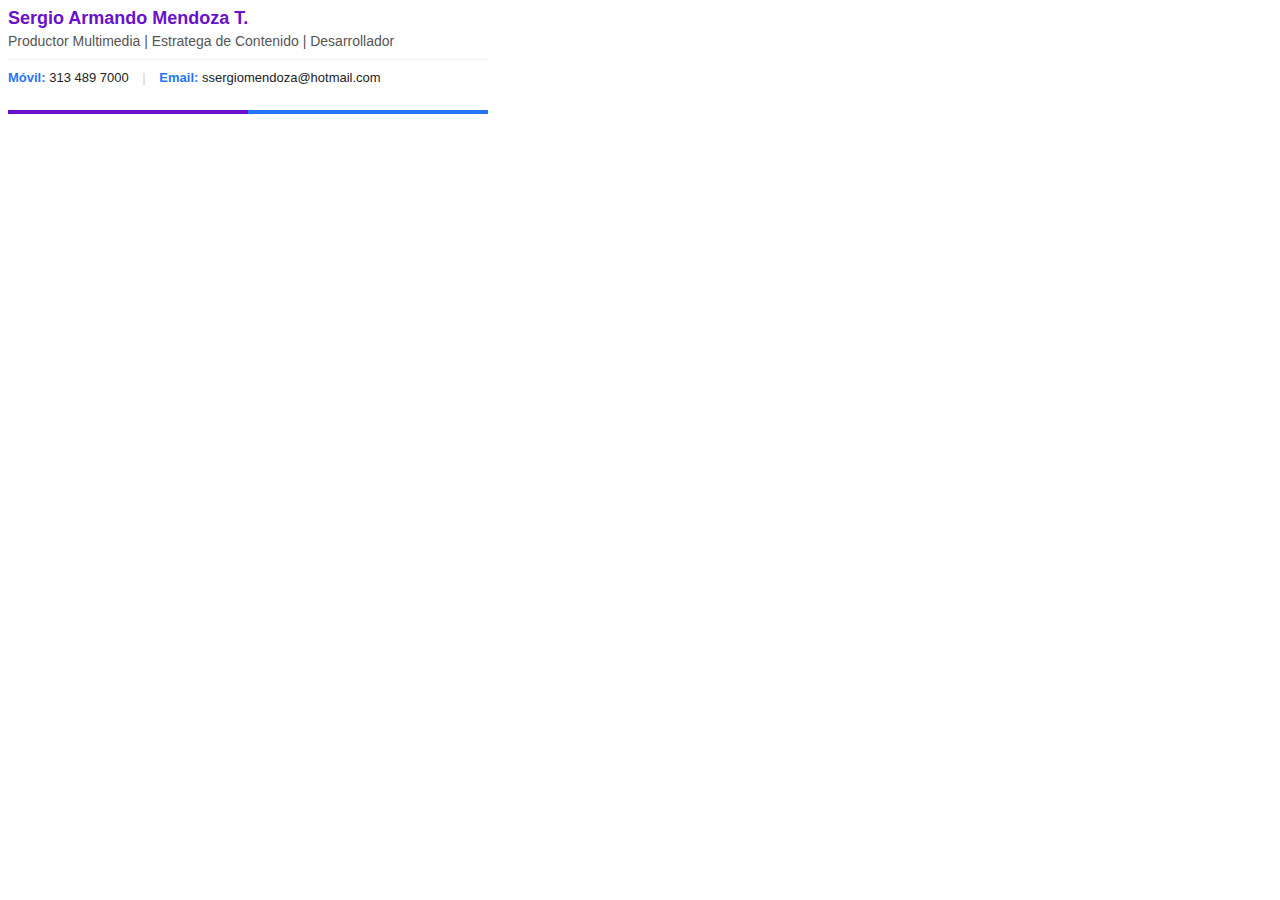
<file: firma.html>
<!DOCTYPE html>
<html>
<head>
    <meta charset="utf-8">
    <title>Firma Corporativa - Sergio Mendoza</title>
</head>
<body>
    <table cellpadding="0" cellspacing="0" border="0" style="width: 480px; font-family: Arial, Helvetica, sans-serif; color: #222222; border-collapse: collapse;">
        <tr>
            <td style="padding-bottom: 10px;">
                <p style="margin: 0; font-size: 18px; font-weight: bold; color: #6A11CB;">
                    Sergio Armando Mendoza T.
                </p>
                <p style="margin: 0; margin-top: 4px; font-size: 14px; color: #555555;">
                    Productor Multimedia | Estratega de Contenido | Desarrollador
                </p>
            </td>
        </tr>
        <tr>
            <td style="padding: 10px 0; border-top: 1px solid #eeeeee; font-size: 13px;">
                <strong style="color: #2575FC;">Móvil:</strong>&nbsp;<span>313 489 7000</span>
                <span style="margin: 0 10px; color: #cccccc;">|</span>
                <strong style="color: #2575FC;">Email:</strong>&nbsp;<a href="mailto:ssergiomendoza@hotmail.com" style="text-decoration: none; color: #222222;">ssergiomendoza@hotmail.com</a>
            </td>
        </tr>
        <tr>
            <td style="padding-top: 15px;">
                <table cellpadding="0" cellspacing="0" border="0" style="width: 100%; border-collapse: collapse;">
                    <tr>
                        <td height="4" style="background-color: #6A11CB; line-height: 0; font-size: 0; width: 50%;">&nbsp;</td>
                        <td height="4" style="background-color: #2575FC; line-height: 0; font-size: 0; width: 50%;">&nbsp;</td>
                    </tr>
                </table>
            </td>
        </tr>
    </table>
</body>
</html>
</file>
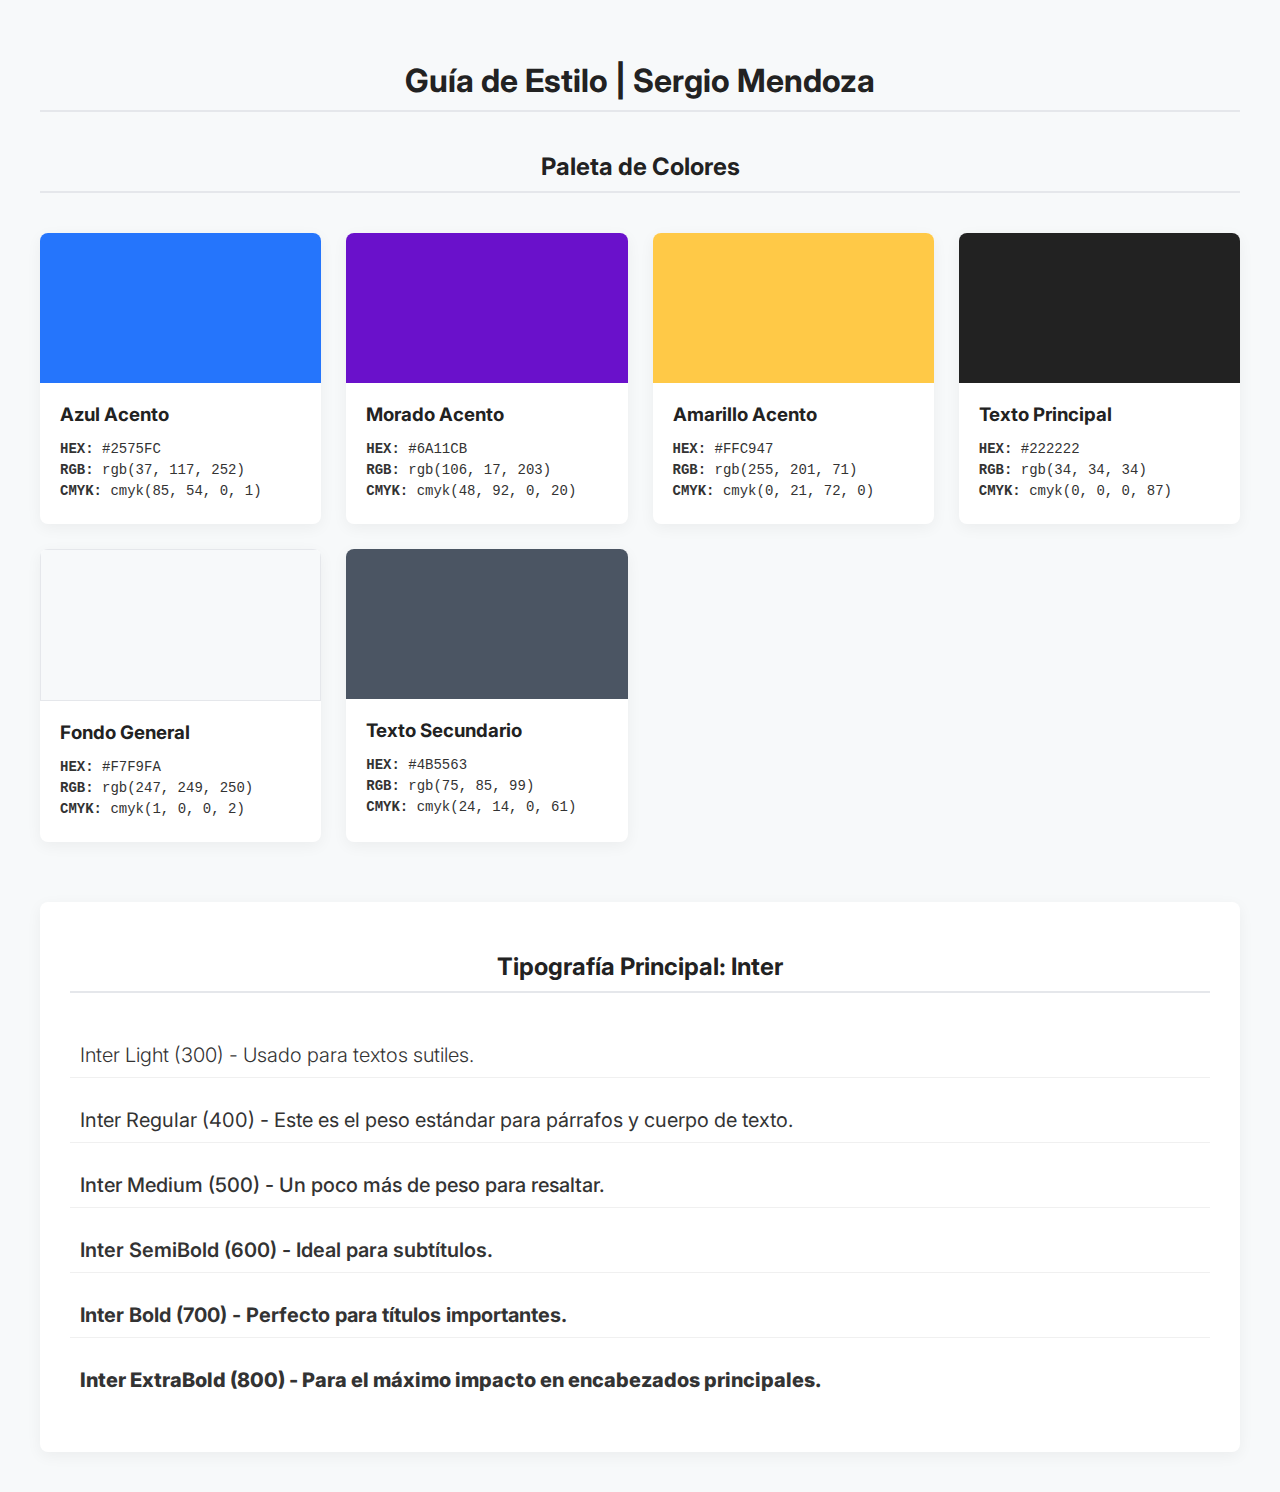
<file: paleta-tipografia.html>
<!DOCTYPE html>
<html lang="es">
<head>
    <meta charset="UTF-8">
    <meta name="viewport" content="width=device-width, initial-scale=1.0">
    <title>Guía de Estilo | Sergio Mendoza</title>
    
    <link rel="preconnect" href="https://fonts.googleapis.com">
    <link rel="preconnect" href="https://fonts.gstatic.com" crossorigin>
    <link href="https://fonts.googleapis.com/css2?family=Inter:wght@300;400;500;600;700;800&display=swap" rel="stylesheet">

    <style>
        /* Estilos Generales y Aplicación de la Tipografía */
        body {
            font-family: 'Inter', sans-serif; /* Aplica la fuente a toda la página */
            background-color: #F7F9FA;
            color: #333333;
            margin: 0;
            padding: 20px;
        }

        .container {
            max-width: 1200px;
            margin: 0 auto;
            padding: 20px;
        }

        h1, h2 {
            text-align: center;
            color: #222222;
            border-bottom: 2px solid #e5e7eb;
            padding-bottom: 10px;
            margin-bottom: 40px;
        }

        /* Estilos para la Paleta de Colores */
        .palette-grid {
            display: grid;
            grid-template-columns: repeat(auto-fit, minmax(250px, 1fr));
            gap: 25px;
        }

        .color-card {
            background-color: #ffffff;
            border-radius: 8px;
            box-shadow: 0 4px 15px rgba(0,0,0,0.05);
            overflow: hidden;
            transition: transform 0.2s ease-in-out;
        }
        
        .color-card:hover {
            transform: translateY(-5px);
        }

        .color-swatch {
            height: 150px;
        }

        .color-details {
            padding: 20px;
        }

        .color-details h3 {
            margin: 0 0 15px 0;
            color: #222222;
        }

        .color-details p {
            margin: 5px 0;
            font-size: 14px;
            font-family: monospace; /* Fuente ideal para mostrar código */
        }
        
        /* Clases de utilidad para los fondos de color */
        .bg-grad-blue { background-color: #2575FC; }
        .bg-grad-purple { background-color: #6A11CB; }
        .bg-accent-yellow { background-color: #FFC947; }
        .bg-text-main { background-color: #222222; }
        .bg-bg-main { background-color: #F7F9FA; border: 1px solid #e5e7eb; }
        .bg-bg-card { background-color: #F9FAFB; border: 1px solid #e5e7eb; }
        .bg-text-secondary { background-color: #4B5563; }

        /* Estilos para la Sección de Tipografía */
        .typography-section {
            background-color: #ffffff;
            padding: 30px;
            border-radius: 8px;
            box-shadow: 0 4px 15px rgba(0,0,0,0.05);
            margin-top: 60px;
        }

        .typography-section p {
            font-size: 20px;
            padding: 10px;
            border-bottom: 1px solid #f0f0f0;
        }
        .typography-section p:last-child {
            border-bottom: none;
        }
    </style>
</head>
<body>

    <div class="container">
        <h1>Guía de Estilo | Sergio Mendoza</h1>

        <section id="colores">
            <h2>Paleta de Colores</h2>
            <div class="palette-grid">
                <div class="color-card">
                    <div class="color-swatch bg-grad-blue"></div>
                    <div class="color-details">
                        <h3>Azul Acento</h3>
                        <p><strong>HEX:</strong> #2575FC</p>
                        <p><strong>RGB:</strong> rgb(37, 117, 252)</p>
                        <p><strong>CMYK:</strong> cmyk(85, 54, 0, 1)</p>
                    </div>
                </div>
                <div class="color-card">
                    <div class="color-swatch bg-grad-purple"></div>
                    <div class="color-details">
                        <h3>Morado Acento</h3>
                        <p><strong>HEX:</strong> #6A11CB</p>
                        <p><strong>RGB:</strong> rgb(106, 17, 203)</p>
                        <p><strong>CMYK:</strong> cmyk(48, 92, 0, 20)</p>
                    </div>
                </div>
                <div class="color-card">
                    <div class="color-swatch bg-accent-yellow"></div>
                    <div class="color-details">
                        <h3>Amarillo Acento</h3>
                        <p><strong>HEX:</strong> #FFC947</p>
                        <p><strong>RGB:</strong> rgb(255, 201, 71)</p>
                        <p><strong>CMYK:</strong> cmyk(0, 21, 72, 0)</p>
                    </div>
                </div>
                <div class="color-card">
                    <div class="color-swatch bg-text-main"></div>
                    <div class="color-details">
                        <h3>Texto Principal</h3>
                        <p><strong>HEX:</strong> #222222</p>
                        <p><strong>RGB:</strong> rgb(34, 34, 34)</p>
                        <p><strong>CMYK:</strong> cmyk(0, 0, 0, 87)</p>
                    </div>
                </div>
                <div class="color-card">
                    <div class="color-swatch bg-bg-main"></div>
                    <div class="color-details">
                        <h3>Fondo General</h3>
                        <p><strong>HEX:</strong> #F7F9FA</p>
                        <p><strong>RGB:</strong> rgb(247, 249, 250)</p>
                        <p><strong>CMYK:</strong> cmyk(1, 0, 0, 2)</p>
                    </div>
                </div>
                <div class="color-card">
                    <div class="color-swatch bg-text-secondary"></div>
                    <div class="color-details">
                        <h3>Texto Secundario</h3>
                        <p><strong>HEX:</strong> #4B5563</p>
                        <p><strong>RGB:</strong> rgb(75, 85, 99)</p>
                        <p><strong>CMYK:</strong> cmyk(24, 14, 0, 61)</p>
                    </div>
                </div>
            </div>
        </section>

        <section id="tipografia" class="typography-section">
            <h2>Tipografía Principal: Inter</h2>
            <p style="font-weight: 300;">Inter Light (300) - Usado para textos sutiles.</p>
            <p style="font-weight: 400;">Inter Regular (400) - Este es el peso estándar para párrafos y cuerpo de texto.</p>
            <p style="font-weight: 500;">Inter Medium (500) - Un poco más de peso para resaltar.</p>
            <p style="font-weight: 600;">Inter SemiBold (600) - Ideal para subtítulos.</p>
            <p style="font-weight: 700;">Inter Bold (700) - Perfecto para títulos importantes.</p>
            <p style="font-weight: 800;">Inter ExtraBold (800) - Para el máximo impacto en encabezados principales.</p>
        </section>

    </div>

</body>
</html>
</file>
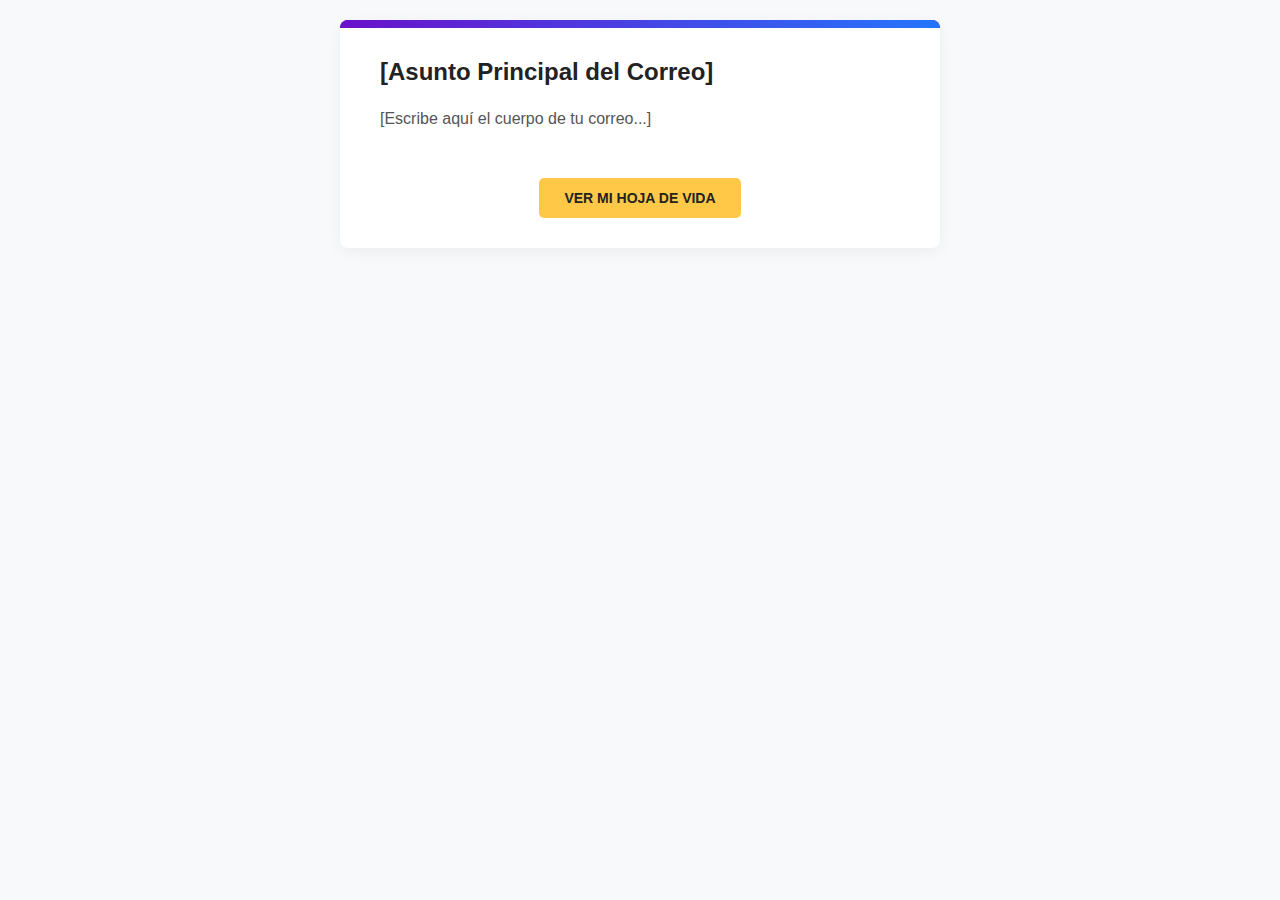
<file: plantilla_correo.html>
<!DOCTYPE html>
<html lang="es">
<head>
<meta charset="UTF-8">
<title>Sergio Mendoza</title>
</head>
<body style="margin: 0; padding: 0; background-color: #F7F9FA;">
  <table border="0" cellpadding="0" cellspacing="0" width="100%">
    <tr>
      <td align="center" style="padding: 20px 0;">
        <table border="0" cellpadding="0" cellspacing="0" width="100%" style="max-width: 600px; background-color: #ffffff; border-radius: 8px; overflow: hidden; box-shadow: 0 4px 15px rgba(0,0,0,0.05);" bgcolor="#FFFFFF">
          
          <tr><td height="8" style="background-color: #6A11CB; background-image: linear-gradient(to right, #6A11CB, #2575FC);"></td></tr>

          <tr>
            <td style="padding: 30px 40px;">
              <h2 style="font-family: Arial, Helvetica, sans-serif; color: #222222; margin: 0 0 20px 0;">
                [Asunto Principal del Correo]
              </h2>
              <p style="font-family: Arial, Helvetica, sans-serif; color: #555555; font-size: 16px; line-height: 1.6;">
                [Escribe aquí el cuerpo de tu correo...]
              </p>
            </td>
          </tr>

          <tr>
            <td align="center" style="padding: 0px 40px 30px 40px;">
              <table border="0" cellspacing="0" cellpadding="0">
                <tr>
                  <td align="center" style="border-radius: 5px; background-color: #FFC947;">
                    <a href="https://grand-croquembouche-ab9cd6.netlify.app/" target="_blank" style="font-size: 14px; font-family: Arial, Helvetica, sans-serif; color: #222222; text-decoration: none; border-radius: 5px; padding: 12px 25px; display: inline-block; font-weight: bold;">
                      VER MI HOJA DE VIDA
                    </a>
                  </td>
                </tr>
              </table>
            </td>
          </tr>
        </table>
      </td>
    </tr>
  </table>
</body>
</html>
</file>
